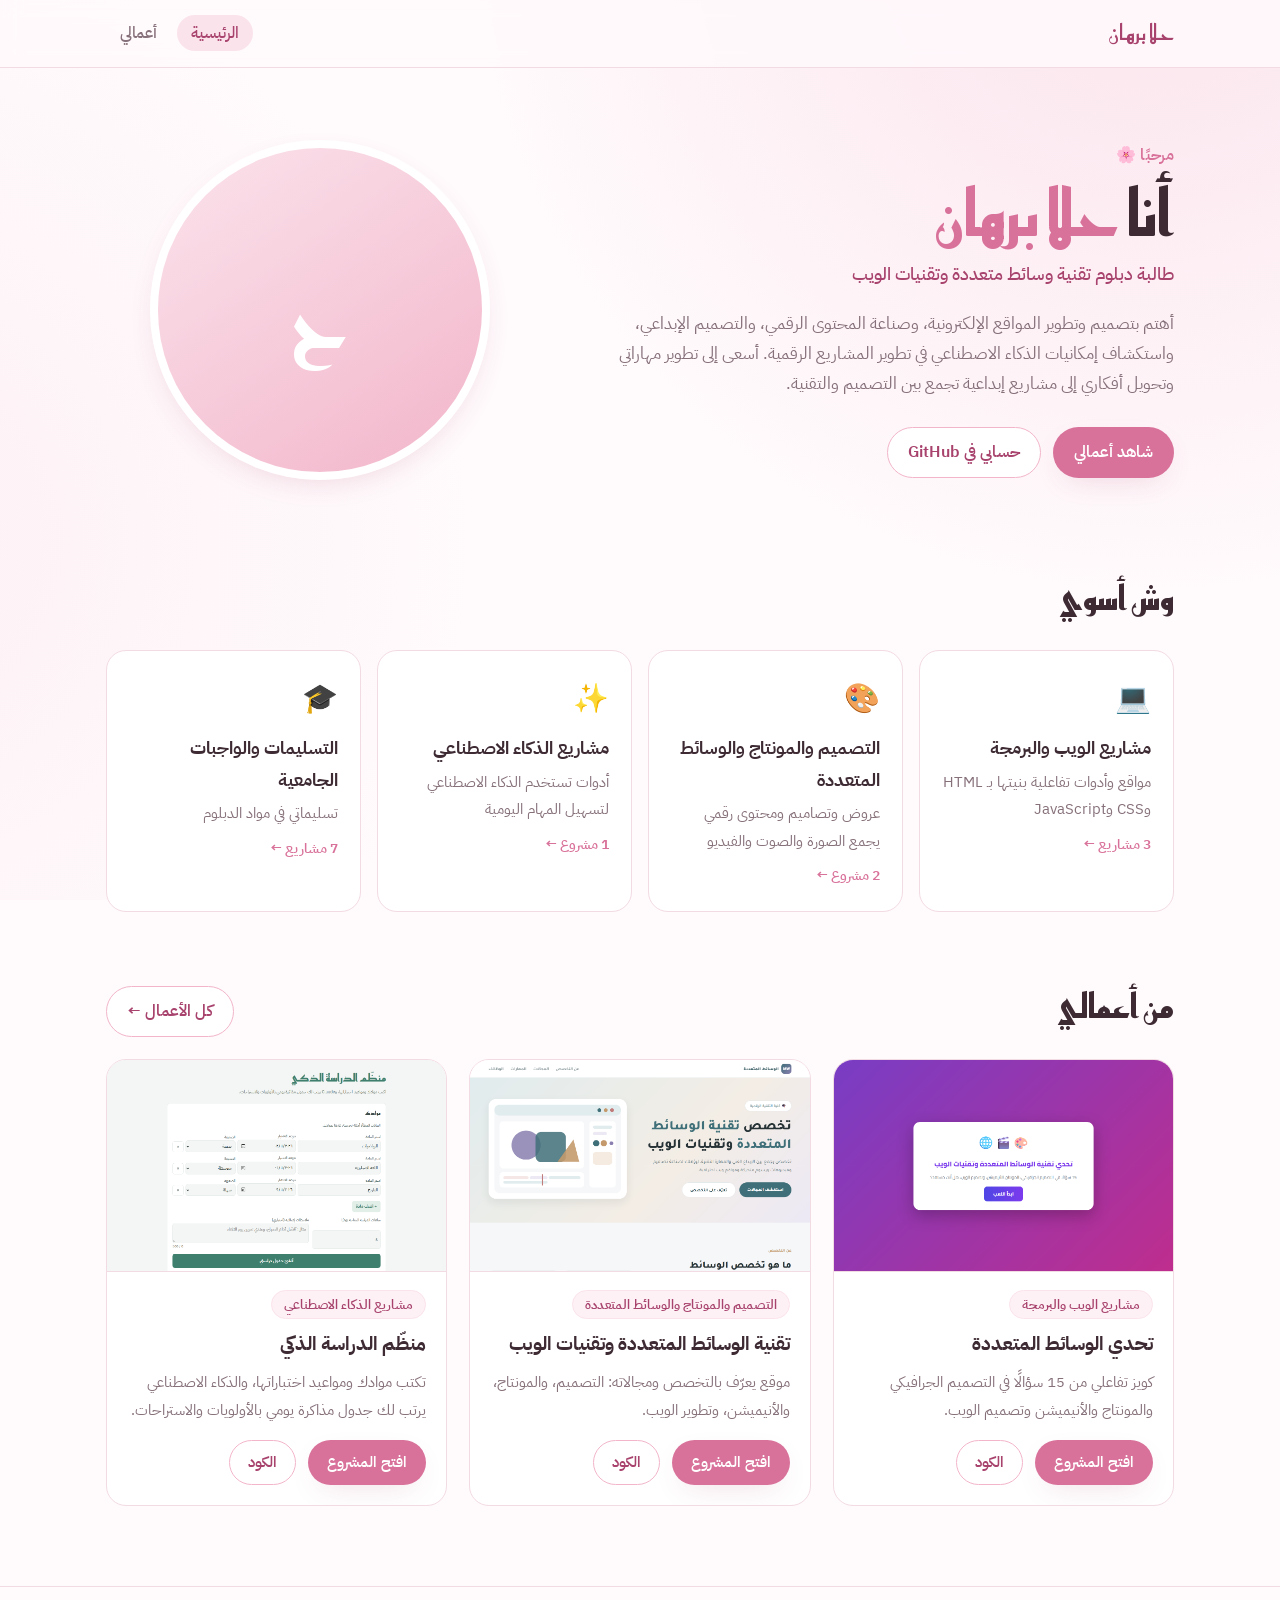
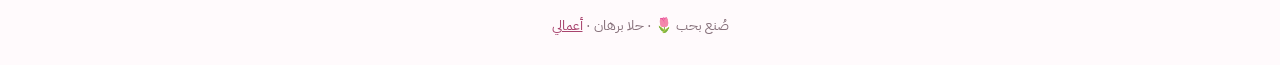
<file: index.html>
<!doctype html>
<html lang="ar" dir="rtl">
<head>
  <meta charset="utf-8">
  <meta name="viewport" content="width=device-width, initial-scale=1">
  <title>حلا برهان | Hala Burhan</title>
  <meta name="description" content="بورتفوليو حلا برهان، طالبة دبلوم تقنية وسائط متعددة وتقنيات الويب">
  <link rel="icon" href="data:image/svg+xml,<svg xmlns='http://www.w3.org/2000/svg' viewBox='0 0 100 100'><circle cx='50' cy='50' r='50' fill='%23d9729a'/><text x='50' y='68' font-size='52' text-anchor='middle' fill='white' font-family='Tahoma'>ح</text></svg>">
  <link rel="preconnect" href="https://fonts.googleapis.com">
  <link rel="stylesheet" href="https://fonts.googleapis.com/css2?family=IBM+Plex+Sans+Arabic:wght@400;500;600&family=Reem+Kufi:wght@500;700&display=swap">
  <link rel="stylesheet" href="style.css">
</head>
<body>
  <nav class="nav">
    <div class="wrap">
      <a class="logo" href="./">حلا برهان</a>
      <ul>
        <li><a class="link" href="./" aria-current="page">الرئيسية</a></li>
        <li><a class="link" href="works/">أعمالي</a></li>
      </ul>
    </div>
  </nav>

  <main class="wrap">
    <header class="hero">
      <div>
        <p class="eyebrow">مرحبًا 🌸</p>
        <h1>أنا <span>حلا برهان</span></h1>
        <p class="role">طالبة دبلوم تقنية وسائط متعددة وتقنيات الويب</p>
        <p class="bio">أهتم بتصميم وتطوير المواقع الإلكترونية، وصناعة المحتوى الرقمي، والتصميم الإبداعي، واستكشاف إمكانيات الذكاء الاصطناعي في تطوير المشاريع الرقمية. أسعى إلى تطوير مهاراتي وتحويل أفكاري إلى مشاريع إبداعية تجمع بين التصميم والتقنية.</p>
        <div class="actions">
          <a class="btn btn-primary" href="works/">شاهد أعمالي</a>
          <a class="btn btn-ghost" href="https://github.com/halaburhan93-cyber" target="_blank" rel="noopener">حسابي في GitHub</a>
        </div>
      </div>
      <div class="avatar" aria-hidden="true">ح</div>
    </header>

    <section>
      <div class="section-head">
        <h2>وش أسوي</h2>
      </div>
      <div class="skills" id="skills"></div>
    </section>

    <section>
      <div class="section-head">
        <h2>من أعمالي</h2>
        <a class="btn btn-ghost" href="works/">كل الأعمال ←</a>
      </div>
      <div class="grid" id="featured"></div>
    </section>
  </main>

  <footer>
    <div class="wrap">صُنع بحب 🌷 · حلا برهان · <a href="works/">أعمالي</a></div>
  </footer>

  <script src="projects.js"></script>
  <script>
    document.getElementById("skills").innerHTML = CATEGORIES.map(c => {
      const n = PROJECTS.filter(p => p.cat === c.id).length;
      return `<div class="skill"><span class="ico">${c.icon}</span><h3>${c.name}</h3><p>${c.about}</p>
        <a class="count" href="works/#${c.id}">${n ? `${n} ${n > 2 ? "مشاريع" : "مشروع"} ←` : "قريبًا"}</a></div>`;
    }).join("");
    const pick = ["multimedia-quiz.png", "study-planner.png", "hala-design.png"];
    document.getElementById("featured").innerHTML =
      PROJECTS.filter(p => pick.includes(p.image)).map(p => cardHTML(p, "images/")).join("");
  </script>
</body>
</html>
</file>
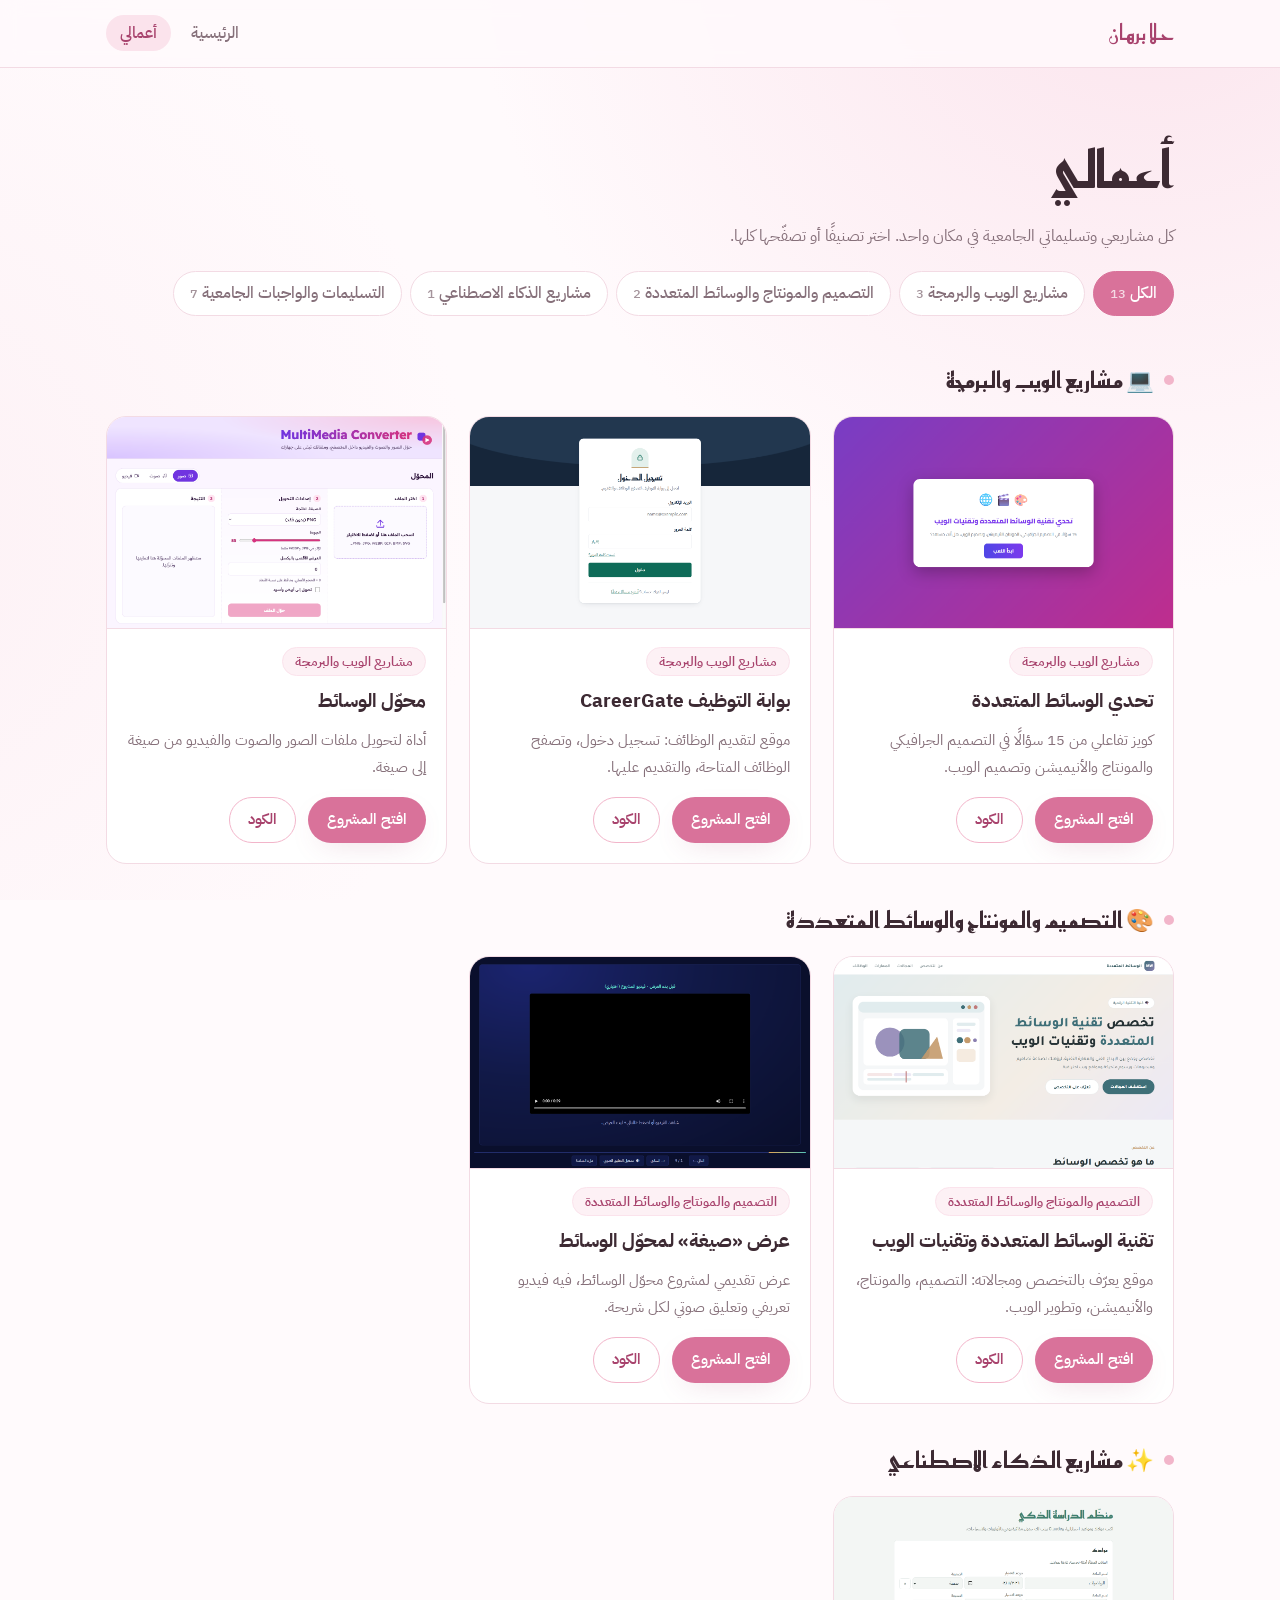
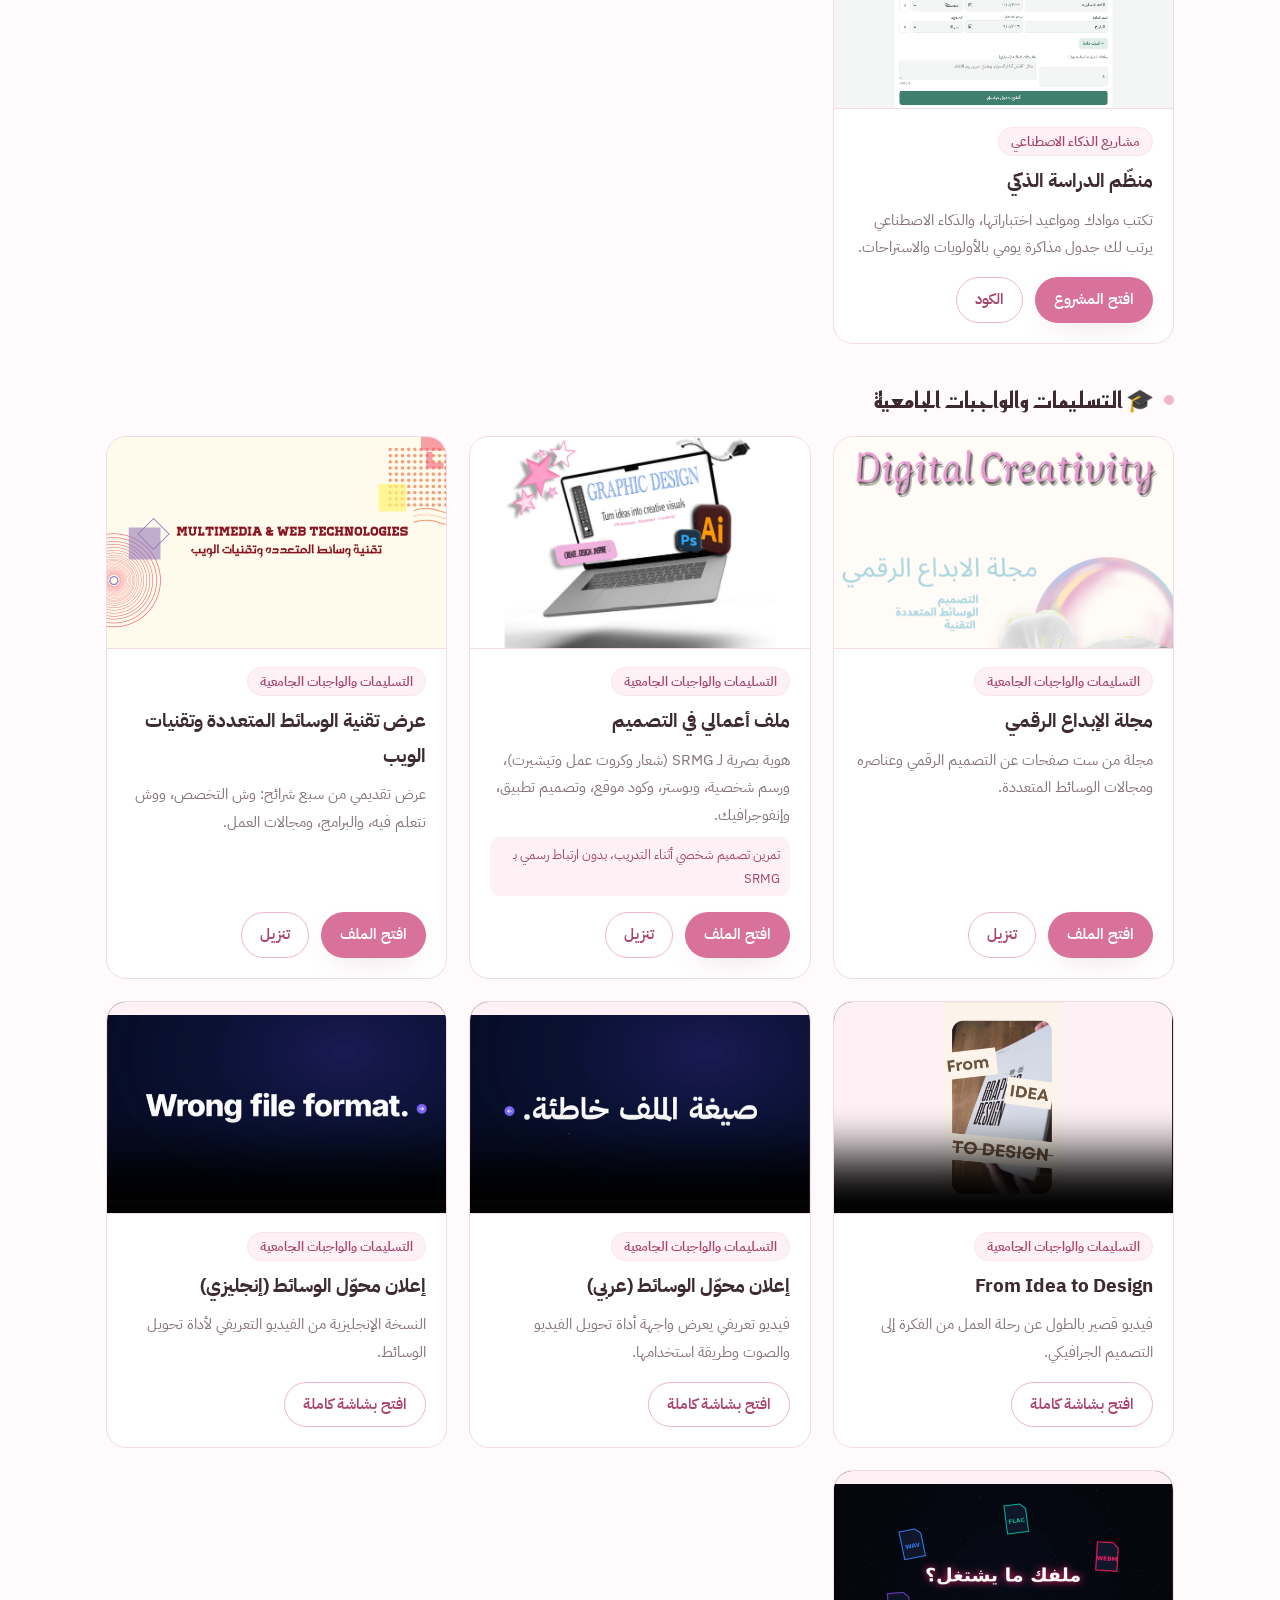
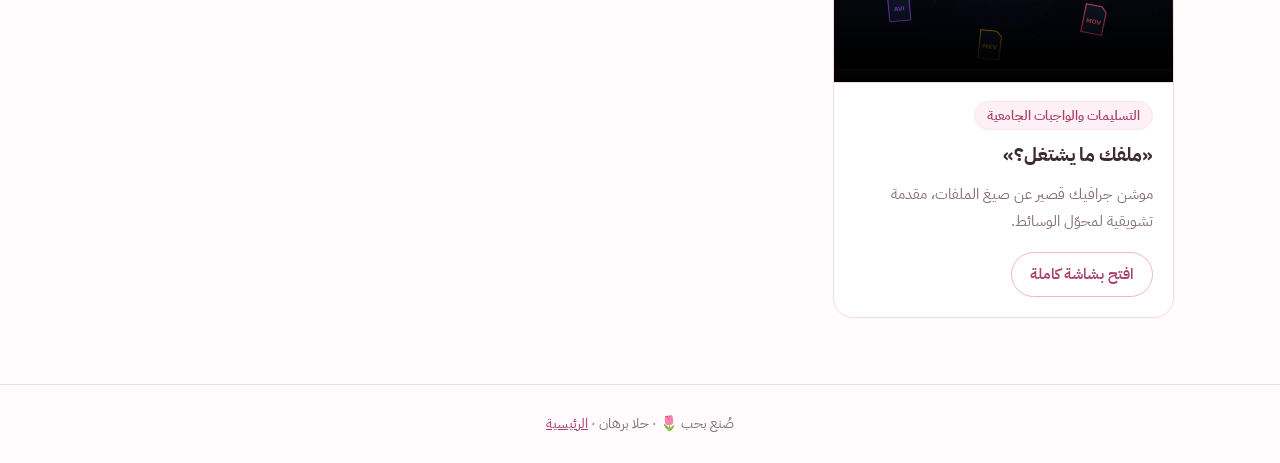
<file: works/index.html>
<!doctype html>
<html lang="ar" dir="rtl">
<head>
  <meta charset="utf-8">
  <meta name="viewport" content="width=device-width, initial-scale=1">
  <title>أعمالي | حلا برهان</title>
  <meta name="description" content="كل مشاريع حلا برهان وتسليماتها الجامعية">
  <link rel="icon" href="data:image/svg+xml,<svg xmlns='http://www.w3.org/2000/svg' viewBox='0 0 100 100'><circle cx='50' cy='50' r='50' fill='%23d9729a'/><text x='50' y='68' font-size='52' text-anchor='middle' fill='white' font-family='Tahoma'>ح</text></svg>">
  <link rel="preconnect" href="https://fonts.googleapis.com">
  <link rel="stylesheet" href="https://fonts.googleapis.com/css2?family=IBM+Plex+Sans+Arabic:wght@400;500;600&family=Reem+Kufi:wght@500;700&display=swap">
  <link rel="stylesheet" href="../style.css">
</head>
<body>
  <nav class="nav">
    <div class="wrap">
      <a class="logo" href="../">حلا برهان</a>
      <ul>
        <li><a class="link" href="../">الرئيسية</a></li>
        <li><a class="link" href="./" aria-current="page">أعمالي</a></li>
      </ul>
    </div>
  </nav>

  <main class="wrap">
    <header class="page-head">
      <h1>أعمالي</h1>
      <p>كل مشاريعي وتسليماتي الجامعية في مكان واحد. اختر تصنيفًا أو تصفّحها كلها.</p>
    </header>

    <div class="filters" id="filters" role="group" aria-label="التصنيفات"></div>
    <div id="cats"></div>
  </main>

  <footer>
    <div class="wrap">صُنع بحب 🌷 · حلا برهان · <a href="../">الرئيسية</a></div>
  </footer>

  <script src="../projects.js"></script>
  <script>
    const filters = document.getElementById("filters");
    const cats = document.getElementById("cats");

    cats.innerHTML = CATEGORIES.map(c => {
      const items = PROJECTS.filter(p => p.cat === c.id);
      return `<section class="cat" id="${c.id}" data-cat="${c.id}">
        <h2>${c.icon} ${c.name}</h2>
        ${items.length
          ? `<div class="grid">${items.map(p => cardHTML(p, "../images/")).join("")}</div>`
          : `<div class="empty"><b>قريبًا</b>أضيف هنا تسليماتي وواجباتي الجامعية قريبًا.</div>`}
      </section>`;
    }).join("");

    const all = [{ id: "all", name: "الكل", n: PROJECTS.length },
      ...CATEGORIES.map(c => ({ id: c.id, name: c.name, n: PROJECTS.filter(p => p.cat === c.id).length }))];
    filters.innerHTML = all.map(f =>
      `<button class="chip" data-f="${f.id}" aria-pressed="false">${f.name}<small>${f.n}</small></button>`).join("");

    function show(id) {
      filters.querySelectorAll(".chip").forEach(b => b.setAttribute("aria-pressed", b.dataset.f === id));
      cats.querySelectorAll(".cat").forEach(s => s.hidden = id !== "all" && s.dataset.cat !== id);
    }
    filters.addEventListener("click", e => {
      const b = e.target.closest(".chip"); if (!b) return;
      show(b.dataset.f);
      history.replaceState(null, "", b.dataset.f === "all" ? location.pathname : "#" + b.dataset.f);
    });
    const start = location.hash.slice(1);
    show(CATEGORIES.some(c => c.id === start) ? start : "all");
  </script>
</body>
</html>
</file>
<file: style.css>
:root {
  --bg: #fffafc;
  --surface: #ffffff;
  --pink-50: #fdf1f5;
  --pink-100: #fbe3ec;
  --pink-300: #f2b5ca;
  --pink-500: #d9729a;
  --pink-700: #a8436d;
  --ink: #3d2a33;
  --muted: #86707a;
  --line: #f3dbe4;
  --shadow: 0 10px 30px -12px rgba(169, 67, 109, .22);
  --radius: 20px;
  --font: "IBM Plex Sans Arabic", Tahoma, sans-serif;
  --display: "Reem Kufi", "IBM Plex Sans Arabic", Tahoma, sans-serif;
}

* { box-sizing: border-box; }
html { scroll-behavior: smooth; }
body {
  margin: 0;
  background: var(--bg);
  background-image: radial-gradient(circle at 90% -10%, var(--pink-100) 0, transparent 45%),
                    radial-gradient(circle at -10% 60%, var(--pink-50) 0, transparent 40%);
  background-attachment: fixed;
  color: var(--ink);
  font-family: var(--font);
  line-height: 1.8;
  direction: rtl;
}
a { color: inherit; }
img { max-width: 100%; display: block; }

.wrap { max-width: 1100px; margin: 0 auto; padding-inline: 16px; }

/* شريط التنقل */
.nav {
  position: sticky; top: 0; z-index: 10;
  background: rgba(255, 250, 252, .85);
  backdrop-filter: blur(10px);
  border-bottom: 1px solid var(--line);
}
.nav .wrap { display: flex; align-items: center; justify-content: space-between; gap: 12px; padding-block: 14px; }
.logo { font-family: var(--display); font-size: 1.35rem; color: var(--pink-700); text-decoration: none; }
.nav ul { list-style: none; display: flex; gap: 6px; margin: 0; padding: 0; }
.nav a.link { text-decoration: none; padding: 6px 14px; border-radius: 99px; color: var(--muted); font-weight: 500; }
.nav a.link:hover { color: var(--pink-700); }
.nav a.link[aria-current="page"] { background: var(--pink-100); color: var(--pink-700); }

/* الأزرار */
.btn {
  display: inline-flex; align-items: center; justify-content: center; gap: 6px;
  padding: 10px 20px; border-radius: 99px; font: inherit; font-weight: 600;
  text-decoration: none; cursor: pointer; border: 1px solid transparent;
  transition: transform .15s, background .15s, box-shadow .15s;
}
.btn:hover { transform: translateY(-2px); }
.btn-primary { background: var(--pink-500); color: #fff; box-shadow: var(--shadow); }
.btn-primary:hover { background: var(--pink-700); }
.btn-ghost { background: var(--surface); color: var(--pink-700); border-color: var(--pink-300); }
.btn-ghost:hover { background: var(--pink-50); }
.btn:focus-visible, .chip:focus-visible, a:focus-visible { outline: 2px solid var(--pink-500); outline-offset: 3px; }

/* الواجهة */
.hero { padding-block: 72px 56px; display: grid; grid-template-columns: 1.4fr 1fr; gap: 40px; align-items: center; }
.eyebrow { color: var(--pink-500); font-weight: 600; letter-spacing: .02em; margin: 0 0 6px; }
.hero h1 { font-family: var(--display); font-size: clamp(2.4rem, 7vw, 4rem); line-height: 1.2; margin: 0 0 6px; color: var(--ink); }
.hero h1 span { color: var(--pink-500); }
.role { font-size: 1.1rem; color: var(--pink-700); margin: 0 0 18px; font-weight: 500; }
.bio { color: var(--muted); font-size: 1.05rem; max-width: 58ch; margin: 0 0 28px; }
.actions { display: flex; flex-wrap: wrap; gap: 12px; }
.avatar {
  aspect-ratio: 1; border-radius: 50%;
  background: linear-gradient(145deg, var(--pink-100), var(--pink-300));
  display: grid; place-items: center; box-shadow: var(--shadow);
  font-family: var(--display); font-size: clamp(4rem, 12vw, 7rem); color: #fff;
  max-width: 340px; width: 100%; justify-self: center;
  border: 8px solid var(--surface);
}

/* الأقسام */
section { padding-block: 32px; }
.section-head { display: flex; align-items: end; justify-content: space-between; gap: 12px; flex-wrap: wrap; margin-bottom: 22px; }
h2 { font-family: var(--display); font-size: clamp(1.6rem, 4vw, 2.1rem); margin: 0; }
.section-head p { margin: 0; color: var(--muted); }

.skills { display: grid; grid-template-columns: repeat(auto-fit, minmax(220px, 1fr)); gap: 16px; }
.skill { background: var(--surface); border: 1px solid var(--line); border-radius: var(--radius); padding: 22px; }
.skill .ico { font-size: 1.8rem; }
.skill h3 { margin: 8px 0 4px; font-size: 1.1rem; }
.skill p { margin: 0; color: var(--muted); font-size: .95rem; }
.skill .count { color: var(--pink-500); font-weight: 600; font-size: .9rem; margin-top: 8px; display: block; text-decoration: none; }

/* البطاقات */
.grid { display: grid; grid-template-columns: repeat(auto-fill, minmax(min(300px, 100%), 1fr)); gap: 22px; }
.card {
  background: var(--surface); border: 1px solid var(--line); border-radius: var(--radius);
  overflow: hidden; display: flex; flex-direction: column;
  transition: transform .2s, box-shadow .2s;
}
.card:hover { transform: translateY(-4px); box-shadow: var(--shadow); }
.thumb { aspect-ratio: 16 / 10; background: var(--pink-50); border-bottom: 1px solid var(--line); overflow: hidden; }
.thumb img { width: 100%; height: 100%; object-fit: cover; object-position: top; }
.thumb.video { background: #2b1d24; }
.thumb video { width: 100%; height: 100%; object-fit: contain; display: block; }
.card-body { padding: 18px 20px 20px; display: flex; flex-direction: column; gap: 8px; flex: 1; }
.tag { align-self: flex-start; font-size: .8rem; font-weight: 600; color: var(--pink-700); background: var(--pink-50); border: 1px solid var(--pink-100); padding: 2px 12px; border-radius: 99px; }
.card h3 { margin: 0; font-size: 1.2rem; }
.card p { margin: 0; color: var(--muted); font-size: .95rem; flex: 1; }
.note { font-size: .82rem; color: var(--pink-700); background: var(--pink-50); border-radius: 10px; padding: 6px 10px; }
.card .actions { margin-top: 8px; }
.card .btn { padding: 8px 18px; font-size: .95rem; }

/* التصنيفات */
.filters { display: flex; flex-wrap: wrap; gap: 8px; margin-bottom: 26px; }
.chip {
  font: inherit; font-weight: 500; cursor: pointer;
  background: var(--surface); color: var(--muted);
  border: 1px solid var(--line); border-radius: 99px; padding: 7px 16px;
}
.chip:hover { color: var(--pink-700); border-color: var(--pink-300); }
.chip[aria-pressed="true"] { background: var(--pink-500); border-color: var(--pink-500); color: #fff; }
.chip small { opacity: .75; margin-inline-start: 4px; }

.cat { padding-block: 18px; }
.cat h2 { font-size: 1.4rem; margin-bottom: 16px; display: flex; align-items: center; gap: 10px; }
.cat h2::before { content: ""; width: 10px; height: 10px; border-radius: 50%; background: var(--pink-300); }
.empty { background: var(--surface); border: 1.5px dashed var(--pink-300); border-radius: var(--radius); padding: 32px 20px; text-align: center; color: var(--muted); }
.empty b { color: var(--pink-700); display: block; font-size: 1.1rem; margin-bottom: 4px; }

.page-head { padding-block: 56px 20px; }
.page-head h1 { font-family: var(--display); font-size: clamp(2.2rem, 6vw, 3.2rem); margin: 0 0 6px; }
.page-head p { margin: 0; color: var(--muted); max-width: 60ch; }

footer { margin-top: 48px; border-top: 1px solid var(--line); padding-block: 26px; text-align: center; color: var(--muted); font-size: .9rem; }
footer a { color: var(--pink-700); }

@media (max-width: 760px) {
  .hero { grid-template-columns: 1fr; padding-block: 40px 24px; text-align: center; }
  .hero .avatar { order: -1; max-width: 180px; border-width: 6px; }
  .bio { margin-inline: auto; }
  .actions { justify-content: center; }
  .grid { grid-template-columns: 1fr; }
  .nav a.link { padding: 6px 10px; }
}
@media (prefers-reduced-motion: reduce) {
  * { transition: none !important; scroll-behavior: auto !important; }
}
</file>
